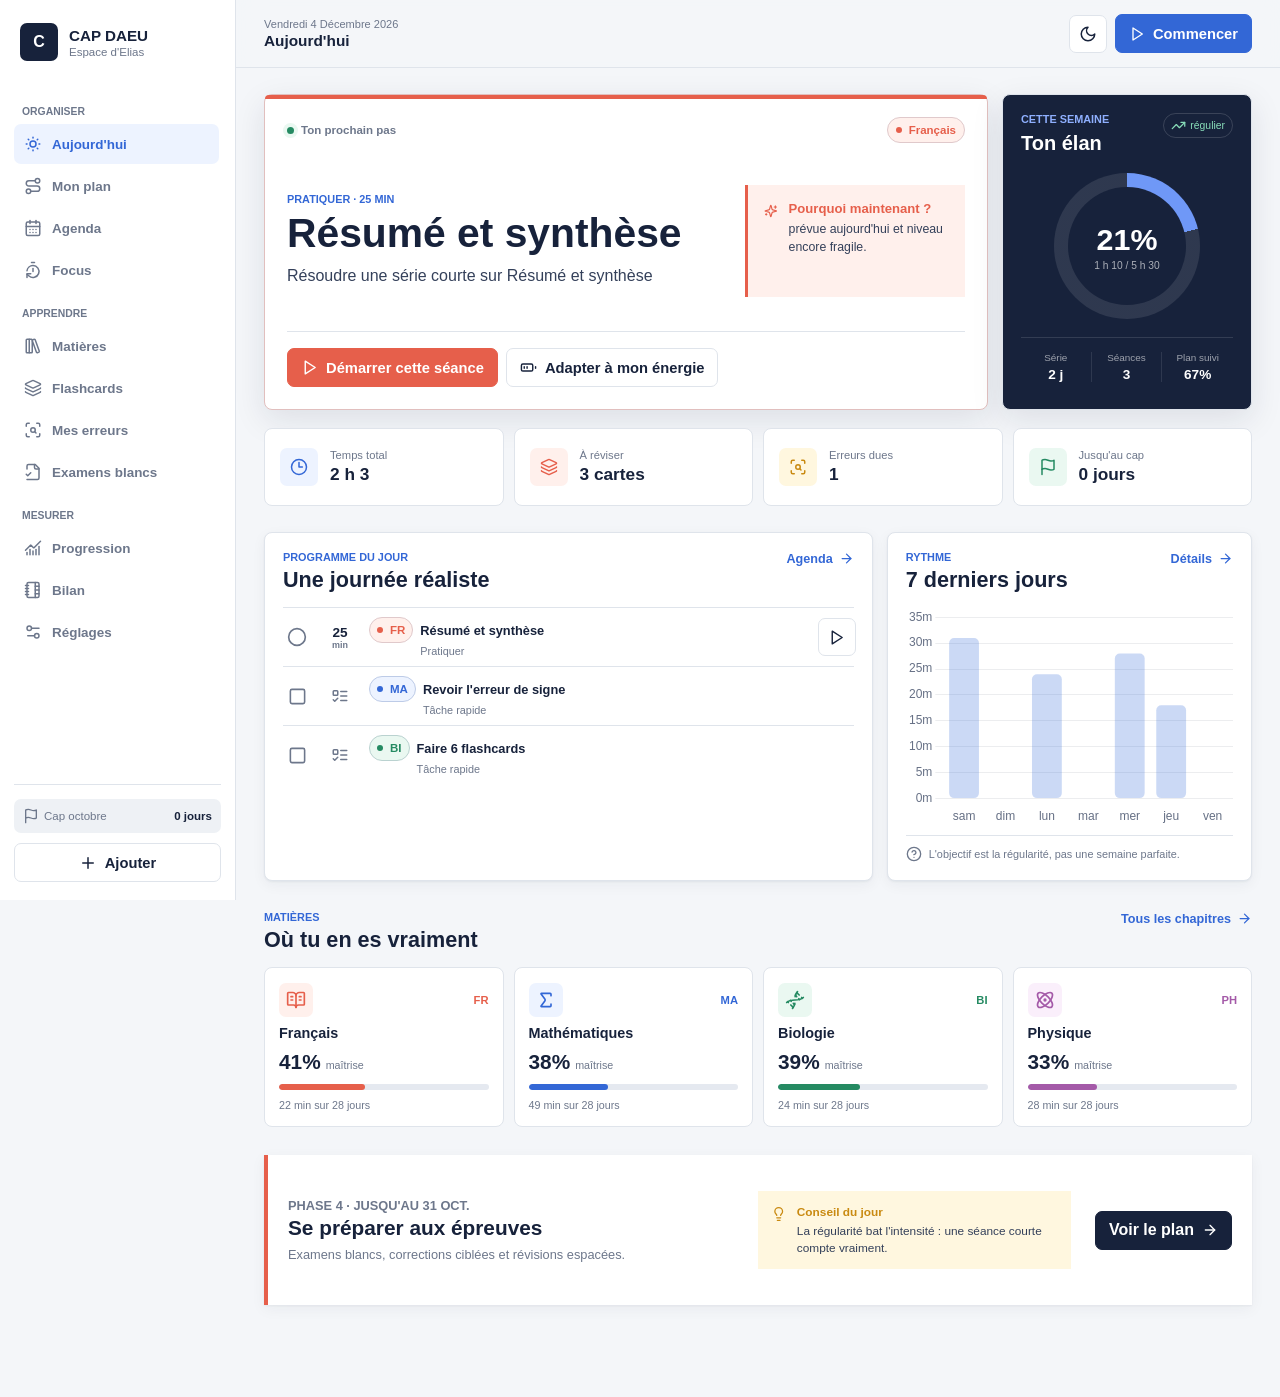
<file: index.html>
<!doctype html>
<html lang="fr">
  <head>
    <meta charset="utf-8" />
    <meta name="viewport" content="width=device-width, initial-scale=1, viewport-fit=cover" />
    <meta name="theme-color" content="#17223b" />
    <meta name="color-scheme" content="light dark" />
    <meta
      name="description"
      content="CAP DAEU, le copilote personnel d'Elias pour planifier, travailler et mesurer sa progression jusqu'au DAEU B."
    />
    <title>CAP DAEU | Elias</title>
    <link rel="manifest" href="./manifest.webmanifest" />
    <link rel="icon" href="./assets/icon.svg" type="image/svg+xml" />
    <link rel="apple-touch-icon" href="./assets/icon-192.png" />
    <link rel="stylesheet" href="./styles.css" />
    <script src="./vendor/chart.umd.min.js" defer></script>
    <script src="./vendor/lucide.min.js" defer></script>
    <script src="./js/data.js" defer></script>
    <script src="./js/core.js" defer></script>
    <script src="./js/app.js" defer></script>
  </head>
  <body>
    <div id="app">
      <div class="boot-screen" aria-live="polite">
        <div class="brand-mark" aria-hidden="true">C</div>
        <strong>CAP DAEU</strong>
        <span>Préparation de ton espace...</span>
      </div>
    </div>
    <div id="toast-region" class="toast-region" role="status" aria-live="polite"></div>
    <div id="modal-root"></div>
    <noscript>Cette application a besoin de JavaScript pour fonctionner.</noscript>
  </body>
</html>
</file>
<file: styles.css>
:root {
  --bg: #f4f6f9;
  --surface: #ffffff;
  --surface-2: #eef1f5;
  --surface-3: #e5e9f0;
  --ink: #17223b;
  --ink-soft: #34405a;
  --muted: #6d778b;
  --line: #dfe4eb;
  --line-strong: #cbd2dd;
  --blue: #3367d6;
  --blue-soft: #edf3ff;
  --coral: #e65f4b;
  --coral-soft: #fff0ec;
  --green: #258a62;
  --green-soft: #eaf8f1;
  --amber: #c98a11;
  --amber-soft: #fff7df;
  --violet: #a45aa8;
  --violet-soft: #faeffb;
  --navy: #17223b;
  --shadow-sm: 0 1px 2px rgba(23, 34, 59, 0.05), 0 4px 14px rgba(23, 34, 59, 0.05);
  --shadow-md: 0 10px 32px rgba(23, 34, 59, 0.1);
  --sidebar: 236px;
  --radius: 8px;
  --font: Inter, "Segoe UI", Roboto, Helvetica, Arial, sans-serif;
  font-family: var(--font);
  color: var(--ink);
  background: var(--bg);
  font-synthesis: none;
  text-rendering: optimizeLegibility;
}

[data-theme="dark"] {
  --bg: #0b1220;
  --surface: #111b30;
  --surface-2: #17243c;
  --surface-3: #20304c;
  --ink: #f4f6fb;
  --ink-soft: #d7ddeb;
  --muted: #9da8bc;
  --line: #273651;
  --line-strong: #3a4963;
  --blue-soft: #162c56;
  --coral-soft: #3b2023;
  --green-soft: #173a31;
  --amber-soft: #3b3017;
  --violet-soft: #37233d;
  --navy: #060b14;
  --shadow-sm: 0 4px 14px rgba(0, 0, 0, 0.18);
  --shadow-md: 0 14px 38px rgba(0, 0, 0, 0.35);
}

* {
  box-sizing: border-box;
  letter-spacing: 0;
}

html {
  min-height: 100%;
  scroll-behavior: smooth;
}

body {
  min-width: 320px;
  min-height: 100vh;
  margin: 0;
  background: var(--bg);
  color: var(--ink);
}

body,
button,
input,
select,
textarea {
  font-family: var(--font);
}

button,
input,
select,
textarea {
  font-size: 0.92rem;
}

button,
a {
  -webkit-tap-highlight-color: transparent;
}

button {
  color: inherit;
}

button,
select {
  cursor: pointer;
}

a {
  color: inherit;
  text-decoration: none;
}

h1,
h2,
h3,
p {
  margin-top: 0;
}

h1,
h2,
h3,
strong {
  text-wrap: balance;
}

p {
  text-wrap: pretty;
}

hr {
  height: 1px;
  margin: 24px 0;
  border: 0;
  background: var(--line);
}

:focus-visible {
  outline: 3px solid color-mix(in srgb, var(--blue) 30%, transparent);
  outline-offset: 2px;
}

.boot-screen {
  min-height: 100vh;
  display: grid;
  place-content: center;
  justify-items: center;
  gap: 10px;
  color: var(--muted);
}

.boot-screen strong {
  color: var(--ink);
  font-size: 1.1rem;
}

.brand-mark {
  width: 38px;
  height: 38px;
  display: grid;
  place-items: center;
  border-radius: 7px;
  background: var(--navy);
  color: #fff;
  font-weight: 900;
}

.app-shell {
  min-height: 100vh;
  display: grid;
  grid-template-columns: var(--sidebar) minmax(0, 1fr);
}

.sidebar {
  position: fixed;
  inset: 0 auto 0 0;
  z-index: 40;
  width: var(--sidebar);
  display: flex;
  flex-direction: column;
  padding: 18px 14px;
  border-right: 1px solid var(--line);
  background: var(--surface);
}

.brand {
  min-height: 48px;
  display: flex;
  align-items: center;
  gap: 11px;
  padding: 0 6px;
}

.brand > span:last-child {
  display: grid;
  gap: 2px;
}

.brand strong {
  font-size: 0.95rem;
}

.brand small {
  color: var(--muted);
  font-size: 0.72rem;
}

.side-nav {
  flex: 1;
  overflow: auto;
  margin-top: 22px;
  padding-right: 2px;
}

.nav-group-title {
  margin: 18px 8px 7px;
  color: var(--muted);
  font-size: 0.65rem;
  font-weight: 800;
  text-transform: uppercase;
}

.nav-link {
  min-height: 40px;
  display: flex;
  align-items: center;
  gap: 10px;
  margin-bottom: 2px;
  padding: 8px 10px;
  border-radius: 7px;
  color: var(--muted);
  font-size: 0.84rem;
  font-weight: 650;
  transition: background 160ms ease, color 160ms ease;
}

.nav-link:hover {
  background: var(--surface-2);
  color: var(--ink);
}

.nav-link.active {
  background: var(--blue-soft);
  color: var(--blue);
  font-weight: 800;
}

.nav-link svg {
  flex: 0 0 auto;
}

.sidebar-footer {
  display: grid;
  gap: 10px;
  padding-top: 14px;
  border-top: 1px solid var(--line);
}

.deadline-mini {
  display: flex;
  justify-content: space-between;
  gap: 8px;
  align-items: center;
  padding: 9px;
  border-radius: 7px;
  background: var(--surface-2);
  font-size: 0.72rem;
}

.deadline-mini span {
  display: flex;
  align-items: center;
  gap: 5px;
  color: var(--muted);
}

.main-column {
  min-width: 0;
  grid-column: 2;
}

.topbar {
  position: sticky;
  top: 0;
  z-index: 30;
  min-height: 68px;
  display: flex;
  align-items: center;
  justify-content: space-between;
  gap: 14px;
  padding: 10px 28px;
  border-bottom: 1px solid var(--line);
  background: color-mix(in srgb, var(--bg) 92%, transparent);
  backdrop-filter: blur(14px);
}

.topbar-title {
  min-width: 0;
  display: flex;
  align-items: center;
  gap: 10px;
}

.topbar-title > div {
  min-width: 0;
  display: grid;
  gap: 2px;
}

.topbar-title strong {
  overflow: hidden;
  font-size: 0.96rem;
  text-overflow: ellipsis;
  white-space: nowrap;
}

.topbar-kicker {
  color: var(--muted);
  font-size: 0.69rem;
  text-transform: capitalize;
}

.topbar-actions {
  display: flex;
  align-items: center;
  gap: 8px;
}

.mobile-menu-btn {
  display: none !important;
}

.main-content {
  width: min(1440px, 100%);
  margin: 0 auto;
  padding: 26px 28px 92px;
}

.bottom-nav {
  display: none;
}

.btn,
.icon-btn {
  border: 1px solid var(--line);
  background: var(--surface);
  color: var(--ink);
  box-shadow: none;
}

.btn {
  min-height: 39px;
  display: inline-flex;
  align-items: center;
  justify-content: center;
  gap: 8px;
  max-width: 100%;
  padding: 8px 13px;
  border-radius: 7px;
  font-weight: 750;
  text-align: center;
  white-space: normal;
}

.btn:hover {
  border-color: var(--line-strong);
  background: var(--surface-2);
}

.btn.primary {
  border-color: var(--blue);
  background: var(--blue);
  color: #fff;
}

.btn.dark {
  border-color: var(--navy);
  background: var(--navy);
  color: #fff;
}

.btn.success {
  border-color: var(--green);
  background: var(--green-soft);
  color: var(--green);
}

.btn.danger {
  border-color: color-mix(in srgb, var(--coral) 45%, var(--line));
  color: var(--coral);
}

.btn.ghost {
  background: transparent;
}

.btn.small {
  min-height: 34px;
  padding: 6px 10px;
  font-size: 0.8rem;
}

.btn.full {
  width: 100%;
}

.icon-btn {
  width: 38px;
  height: 38px;
  flex: 0 0 auto;
  display: grid;
  place-items: center;
  padding: 0;
  border-radius: 7px;
}

.icon-btn:hover {
  background: var(--surface-2);
}

.surface {
  border: 1px solid var(--line);
  border-radius: var(--radius);
  background: var(--surface);
  box-shadow: var(--shadow-sm);
}

.kicker,
.eyebrow {
  margin-bottom: 7px;
  color: var(--blue);
  font-size: 0.68rem;
  font-weight: 850;
  text-transform: uppercase;
}

.page-header {
  display: flex;
  align-items: end;
  justify-content: space-between;
  gap: 28px;
  margin-bottom: 24px;
}

.page-header > div:first-child {
  max-width: 760px;
}

.page-header h1 {
  margin-bottom: 8px;
  font-size: 2.15rem;
  line-height: 1.08;
}

.page-header p:last-child {
  max-width: 690px;
  margin-bottom: 0;
  color: var(--muted);
  line-height: 1.55;
}

.header-actions {
  display: flex;
  flex-wrap: wrap;
  justify-content: flex-end;
  gap: 8px;
}

.section-block {
  margin-top: 30px;
}

.section-heading {
  display: flex;
  align-items: start;
  justify-content: space-between;
  gap: 18px;
  margin-bottom: 14px;
}

.section-heading h2 {
  margin-bottom: 0;
  font-size: 1.35rem;
}

.section-heading .kicker {
  margin-bottom: 4px;
}

.text-link {
  display: inline-flex;
  align-items: center;
  gap: 6px;
  color: var(--blue);
  font-size: 0.79rem;
  font-weight: 750;
  white-space: nowrap;
}

.subject-chip {
  width: fit-content;
  min-height: 26px;
  display: inline-flex;
  align-items: center;
  gap: 7px;
  padding: 4px 8px;
  border: 1px solid color-mix(in srgb, var(--subject) 20%, var(--line));
  border-radius: 999px;
  background: var(--subject-soft);
  color: var(--subject);
  font-size: 0.72rem;
  font-weight: 800;
  white-space: nowrap;
}

.subject-chip.compact {
  min-width: 36px;
  justify-content: center;
  padding: 3px 7px;
}

.subject-dot {
  width: 6px;
  height: 6px;
  border-radius: 50%;
  background: var(--subject);
}

.progress-track {
  width: 100%;
  height: 6px;
  overflow: hidden;
  border-radius: 999px;
  background: var(--surface-3);
}

.progress-track > span {
  display: block;
  height: 100%;
  border-radius: inherit;
  background: var(--bar-color);
  transition: width 300ms ease;
}

.metric-strip {
  display: grid;
  grid-template-columns: repeat(4, minmax(0, 1fr));
  gap: 10px;
  margin-top: 18px;
}

.metric-strip article {
  min-width: 0;
  min-height: 78px;
  display: flex;
  align-items: center;
  gap: 12px;
  padding: 13px 15px;
  border: 1px solid var(--line);
  border-radius: var(--radius);
  background: var(--surface);
}

.metric-strip.compact {
  grid-template-columns: repeat(3, minmax(0, 1fr));
}

.metric-icon {
  width: 38px;
  height: 38px;
  flex: 0 0 auto;
  display: grid;
  place-items: center;
  border-radius: 7px;
  background: var(--surface-2);
  color: var(--muted);
}

.metric-icon.blue {
  background: var(--blue-soft);
  color: var(--blue);
}

.metric-icon.coral {
  background: var(--coral-soft);
  color: var(--coral);
}

.metric-icon.green {
  background: var(--green-soft);
  color: var(--green);
}

.metric-icon.amber {
  background: var(--amber-soft);
  color: var(--amber);
}

.metric-strip article > div {
  min-width: 0;
  display: grid;
  gap: 3px;
}

.metric-strip span {
  color: var(--muted);
  font-size: 0.7rem;
}

.metric-strip strong {
  overflow: hidden;
  font-size: 1.08rem;
  text-overflow: ellipsis;
  white-space: nowrap;
}

.today-grid {
  display: grid;
  grid-template-columns: minmax(0, 1.55fr) minmax(250px, 0.45fr);
  gap: 14px;
}

.next-action {
  min-height: 316px;
  display: flex;
  flex-direction: column;
  padding: 22px;
  border: 1px solid color-mix(in srgb, var(--subject) 28%, var(--line));
  border-radius: var(--radius);
  background: var(--surface);
  box-shadow: var(--shadow-md);
}

.next-action::before {
  content: "";
  height: 4px;
  margin: -22px -22px 18px;
  border-radius: 8px 8px 0 0;
  background: var(--subject);
}

.next-action-top {
  display: flex;
  align-items: center;
  justify-content: space-between;
  gap: 12px;
}

.live-label {
  display: flex;
  align-items: center;
  gap: 7px;
  color: var(--muted);
  font-size: 0.72rem;
  font-weight: 750;
}

.live-label > span {
  width: 7px;
  height: 7px;
  border-radius: 50%;
  background: var(--green);
  box-shadow: 0 0 0 4px var(--green-soft);
}

.next-action-content {
  flex: 1;
  display: grid;
  grid-template-columns: minmax(0, 1fr) minmax(220px, 0.45fr);
  gap: 24px;
  align-items: center;
  padding: 30px 0 22px;
}

.next-action h1 {
  max-width: 650px;
  margin-bottom: 10px;
  font-size: 2.55rem;
  line-height: 1.03;
}

.next-objective {
  max-width: 620px;
  margin-bottom: 0;
  color: var(--ink-soft);
  font-size: 1rem;
  line-height: 1.55;
}

.why-box {
  min-height: 112px;
  display: flex;
  align-items: start;
  gap: 11px;
  padding: 16px;
  border-left: 3px solid var(--subject);
  background: var(--subject-soft);
  color: var(--subject);
}

.why-box > div {
  display: grid;
  gap: 5px;
}

.why-box strong {
  font-size: 0.82rem;
}

.why-box span {
  color: var(--ink-soft);
  font-size: 0.77rem;
  line-height: 1.45;
}

.next-action-footer {
  display: flex;
  flex-wrap: wrap;
  gap: 8px;
  padding-top: 16px;
  border-top: 1px solid var(--line);
}

.btn.subject {
  border-color: var(--subject);
  background: var(--subject);
  color: #fff;
}

.momentum-panel {
  min-width: 0;
  padding: 18px;
  border: 1px solid var(--line);
  border-radius: var(--radius);
  background: var(--navy);
  color: #fff;
  box-shadow: var(--shadow-md);
}

.panel-heading {
  display: flex;
  justify-content: space-between;
  gap: 10px;
  align-items: start;
}

.momentum-panel .kicker {
  color: #8fb0ff;
}

.momentum-panel h2 {
  margin-bottom: 0;
  font-size: 1.25rem;
}

.trend {
  display: inline-flex;
  align-items: center;
  gap: 4px;
  padding: 4px 7px;
  border: 1px solid rgba(255, 255, 255, 0.15);
  border-radius: 999px;
  color: rgba(255, 255, 255, 0.72);
  font-size: 0.65rem;
}

.trend.up {
  color: #88ddb9;
}

.momentum-ring,
.mastery-dial,
.score-ring {
  display: grid;
  place-items: center;
  border-radius: 50%;
}

.momentum-ring {
  width: 146px;
  height: 146px;
  margin: 18px auto;
  background: conic-gradient(#6f98f7 var(--progress), rgba(255, 255, 255, 0.1) 0);
}

.momentum-ring::before {
  content: "";
  position: absolute;
  width: 118px;
  height: 118px;
  border-radius: 50%;
  background: var(--navy);
}

.momentum-ring > div {
  position: relative;
  z-index: 1;
  display: grid;
  justify-items: center;
  gap: 3px;
}

.momentum-ring strong {
  font-size: 1.9rem;
}

.momentum-ring span {
  color: rgba(255, 255, 255, 0.64);
  font-size: 0.64rem;
}

.momentum-stats {
  display: grid;
  grid-template-columns: repeat(3, 1fr);
  border-top: 1px solid rgba(255, 255, 255, 0.12);
  padding-top: 14px;
}

.momentum-stats > div {
  display: grid;
  gap: 4px;
  justify-items: center;
  padding: 0 6px;
  border-right: 1px solid rgba(255, 255, 255, 0.1);
}

.momentum-stats > div:last-child {
  border-right: 0;
}

.momentum-stats span {
  color: rgba(255, 255, 255, 0.58);
  font-size: 0.62rem;
}

.momentum-stats strong {
  font-size: 0.85rem;
}

.dashboard-columns {
  display: grid;
  grid-template-columns: minmax(0, 1.25fr) minmax(320px, 0.75fr);
  gap: 14px;
  margin-top: 26px;
}

.dashboard-columns > .surface {
  min-width: 0;
  padding: 18px;
}

.today-list {
  display: grid;
}

.agenda-row {
  min-height: 58px;
  display: grid;
  grid-template-columns: 28px 38px minmax(0, 1fr) 36px;
  align-items: center;
  gap: 10px;
  padding: 9px 0;
  border-top: 1px solid var(--line);
}

.agenda-row.done {
  opacity: 0.58;
}

.agenda-row.done .agenda-row-main strong {
  text-decoration: line-through;
}

.check-button {
  width: 28px;
  height: 28px;
  display: grid;
  place-items: center;
  padding: 0;
  border: 0;
  background: transparent;
  color: var(--muted);
}

.agenda-row.done .check-button {
  color: var(--green);
}

.agenda-time {
  display: grid;
  justify-items: center;
  color: var(--ink);
  font-size: 0.85rem;
  font-weight: 850;
}

.agenda-time small {
  color: var(--muted);
  font-size: 0.56rem;
  font-weight: 600;
}

.agenda-time.task {
  color: var(--muted);
}

.agenda-row-main {
  min-width: 0;
  display: grid;
  grid-template-columns: auto minmax(0, 1fr);
  gap: 2px 7px;
  align-items: center;
}

.agenda-row-main strong {
  overflow: hidden;
  font-size: 0.8rem;
  text-overflow: ellipsis;
  white-space: nowrap;
}

.agenda-row-main > span:last-child {
  grid-column: 2;
  color: var(--muted);
  font-size: 0.68rem;
}

.task-row .agenda-row-main {
  grid-template-columns: auto minmax(0, 1fr);
}

.chart-wrap {
  position: relative;
  min-height: 290px;
}

.chart-wrap.compact {
  min-height: 220px;
}

.chart-note {
  display: flex;
  align-items: center;
  gap: 7px;
  margin-top: 8px;
  padding-top: 10px;
  border-top: 1px solid var(--line);
  color: var(--muted);
  font-size: 0.68rem;
}

.subject-overview-grid {
  display: grid;
  grid-template-columns: repeat(4, minmax(0, 1fr));
  gap: 10px;
}

.subject-overview {
  min-height: 160px;
  display: grid;
  gap: 8px;
  padding: 14px;
  border: 1px solid var(--line);
  border-radius: var(--radius);
  background: var(--surface);
  transition: border-color 160ms ease, transform 160ms ease;
}

.subject-overview:hover {
  transform: translateY(-2px);
  border-color: var(--subject);
}

.subject-overview-head {
  display: flex;
  align-items: center;
  justify-content: space-between;
  color: var(--subject);
  font-size: 0.7rem;
  font-weight: 850;
}

.subject-icon {
  width: 34px;
  height: 34px;
  display: grid;
  place-items: center;
  border-radius: 7px;
  background: var(--subject-soft);
}

.subject-overview > strong {
  font-size: 0.9rem;
}

.subject-level {
  display: flex;
  align-items: baseline;
  gap: 5px;
}

.subject-level b {
  font-size: 1.3rem;
}

.subject-level span,
.subject-overview small {
  color: var(--muted);
  font-size: 0.67rem;
}

.phase-banner {
  min-height: 150px;
  display: grid;
  grid-template-columns: minmax(0, 1fr) minmax(260px, 0.7fr) auto;
  gap: 24px;
  align-items: center;
  margin-top: 28px;
  padding: 20px;
  border-left: 4px solid var(--phase);
  background: var(--surface);
  box-shadow: var(--shadow-sm);
}

.phase-banner h2 {
  margin-bottom: 5px;
  font-size: 1.3rem;
}

.phase-banner p {
  margin-bottom: 0;
  color: var(--muted);
  font-size: 0.8rem;
  line-height: 1.5;
}

.tip-card {
  display: flex;
  align-items: start;
  gap: 10px;
  padding: 13px;
  background: var(--amber-soft);
  color: var(--amber);
}

.tip-card span {
  display: grid;
  gap: 3px;
  color: var(--ink-soft);
  font-size: 0.74rem;
  line-height: 1.4;
}

.tip-card strong {
  color: var(--amber);
}

.empty-state {
  min-height: 170px;
  display: grid;
  place-content: center;
  justify-items: center;
  gap: 7px;
  padding: 22px;
  color: var(--muted);
  text-align: center;
}

.empty-state strong {
  color: var(--ink);
}

.empty-state p {
  max-width: 360px;
  margin-bottom: 4px;
  font-size: 0.78rem;
  line-height: 1.45;
}

.plan-summary {
  display: grid;
  grid-template-columns: 230px minmax(0, 1fr);
  gap: 12px;
  margin-bottom: 16px;
}

.countdown-panel {
  display: grid;
  align-content: center;
  justify-items: start;
  padding: 18px;
  border-radius: var(--radius);
  background: var(--navy);
  color: #fff;
}

.countdown-panel .eyebrow {
  color: #9bb9ff;
}

.countdown-panel > strong {
  font-size: 3.2rem;
  line-height: 1;
}

.countdown-panel > span:last-child {
  margin-top: 5px;
  color: rgba(255, 255, 255, 0.63);
  font-size: 0.72rem;
}

.plan-principles {
  display: grid;
  grid-template-columns: repeat(3, minmax(0, 1fr));
  border: 1px solid var(--line);
  border-radius: var(--radius);
  background: var(--surface);
}

.plan-principles > div {
  display: flex;
  align-items: center;
  gap: 12px;
  padding: 16px;
  border-right: 1px solid var(--line);
  color: var(--blue);
}

.plan-principles > div:last-child {
  border-right: 0;
}

.plan-principles span {
  display: grid;
  gap: 4px;
  color: var(--muted);
  font-size: 0.7rem;
}

.plan-principles strong {
  color: var(--ink);
  font-size: 1rem;
}

.phase-roadmap {
  padding: 20px;
}

.phase-track {
  display: flex;
  min-height: 110px;
  overflow: hidden;
  border: 1px solid var(--line);
  border-radius: 7px;
}

.phase-segment {
  width: var(--phase-width);
  min-width: 140px;
  display: grid;
  align-content: center;
  gap: 5px;
  padding: 14px;
  border-top: 4px solid var(--phase);
  border-right: 1px solid var(--line);
  background: color-mix(in srgb, var(--phase) 6%, var(--surface));
}

.phase-segment:last-child {
  border-right: 0;
}

.phase-segment.current {
  background: color-mix(in srgb, var(--phase) 16%, var(--surface));
}

.phase-segment span {
  color: var(--phase);
  font-size: 0.64rem;
  font-weight: 850;
  text-transform: uppercase;
}

.phase-segment strong {
  font-size: 0.82rem;
}

.phase-segment small {
  color: var(--muted);
  font-size: 0.62rem;
}

.phase-details {
  display: grid;
  grid-template-columns: repeat(4, minmax(0, 1fr));
  gap: 14px;
  margin-top: 16px;
}

.phase-details > div {
  display: flex;
  align-items: start;
  gap: 8px;
}

.phase-details > div > span {
  width: 8px;
  height: 8px;
  flex: 0 0 auto;
  margin-top: 4px;
  border-radius: 50%;
  background: var(--phase);
}

.phase-details p {
  display: grid;
  gap: 4px;
  margin: 0;
  color: var(--muted);
  font-size: 0.68rem;
  line-height: 1.4;
}

.phase-details strong {
  color: var(--ink);
  font-size: 0.74rem;
}

.segmented {
  display: inline-flex;
  overflow: hidden;
  padding: 3px;
  border: 1px solid var(--line);
  border-radius: 7px;
  background: var(--surface-2);
}

.segmented button {
  min-height: 30px;
  border: 0;
  border-radius: 5px;
  background: transparent;
  color: var(--muted);
  padding: 5px 10px;
  font-size: 0.72rem;
  font-weight: 700;
}

.segmented button.active {
  background: var(--surface);
  color: var(--ink);
  box-shadow: var(--shadow-sm);
}

.week-plan-list {
  display: grid;
  gap: 8px;
}

.week-card {
  overflow: hidden;
  border: 1px solid var(--line);
  border-radius: var(--radius);
  background: var(--surface);
}

.week-card.current {
  border-color: color-mix(in srgb, var(--blue) 45%, var(--line));
}

.week-card summary {
  min-height: 70px;
  display: grid;
  grid-template-columns: minmax(160px, 0.7fr) minmax(160px, 1fr) 100px 90px 24px;
  align-items: center;
  gap: 14px;
  padding: 12px 16px;
  cursor: pointer;
  list-style: none;
}

.week-card summary::-webkit-details-marker {
  display: none;
}

.week-card[open] summary > svg {
  transform: rotate(180deg);
}

.week-date,
.week-load,
.week-actual {
  display: grid;
  gap: 3px;
}

.week-date span,
.week-load span,
.week-actual span {
  color: var(--muted);
  font-size: 0.63rem;
}

.week-date strong,
.week-load strong,
.week-actual strong {
  font-size: 0.79rem;
}

.phase-pill,
.status-pill {
  width: fit-content;
  display: inline-flex;
  align-items: center;
  padding: 4px 7px;
  border-radius: 999px;
  font-size: 0.65rem;
  font-weight: 750;
}

.phase-pill {
  background: color-mix(in srgb, var(--phase) 11%, var(--surface));
  color: var(--phase);
}

.week-sessions {
  padding: 0 16px 12px;
  border-top: 1px solid var(--line);
}

.week-session {
  min-height: 58px;
  display: grid;
  grid-template-columns: 42px 38px minmax(0, 1fr) auto 34px;
  align-items: center;
  gap: 10px;
  border-bottom: 1px solid var(--line);
}

.week-session:last-child {
  border-bottom: 0;
}

.date-tile {
  width: 37px;
  height: 40px;
  display: grid;
  place-content: center;
  justify-items: center;
  border-radius: 6px;
  background: var(--surface-2);
  font-size: 0.75rem;
}

.date-tile b {
  color: var(--muted);
  font-size: 0.55rem;
  text-transform: uppercase;
}

.week-session > div:not(.date-tile) {
  min-width: 0;
  display: grid;
  gap: 3px;
}

.week-session > div strong {
  overflow: hidden;
  font-size: 0.77rem;
  text-overflow: ellipsis;
  white-space: nowrap;
}

.week-session > div span {
  color: var(--muted);
  font-size: 0.65rem;
}

.status-pill.planned {
  background: var(--blue-soft);
  color: var(--blue);
}

.status-pill.done,
.status-pill.mastered {
  background: var(--green-soft);
  color: var(--green);
}

.status-pill.to_review {
  background: var(--amber-soft);
  color: var(--amber);
}

.status-pill.learning {
  background: var(--violet-soft);
  color: var(--violet);
}

.plan-months {
  margin-top: 26px;
  padding: 18px;
}

.month-load-grid {
  display: grid;
  grid-template-columns: repeat(auto-fit, minmax(160px, 1fr));
  gap: 10px;
}

.month-load-grid article {
  display: grid;
  gap: 7px;
  padding: 12px;
  border-left: 2px solid var(--blue);
  background: var(--surface-2);
}

.month-load-grid strong {
  font-size: 0.78rem;
  text-transform: capitalize;
}

.month-load-grid span,
.month-load-grid small {
  color: var(--muted);
  font-size: 0.65rem;
}

.calendar-toolbar {
  min-height: 58px;
  display: flex;
  align-items: center;
  justify-content: space-between;
  gap: 14px;
  margin-bottom: 12px;
  padding: 9px 12px;
}

.calendar-nav {
  display: flex;
  align-items: center;
  gap: 6px;
}

.calendar-nav > strong {
  margin-left: 10px;
  font-size: 0.92rem;
  text-transform: capitalize;
}

.calendar-layout {
  display: grid;
  grid-template-columns: minmax(0, 1fr) 290px;
  gap: 12px;
}

.calendar-main {
  min-width: 0;
  overflow: hidden;
}

.calendar-side {
  display: grid;
  align-content: start;
  gap: 12px;
}

.month-calendar {
  display: grid;
  grid-template-columns: repeat(7, minmax(105px, 1fr));
  min-width: 760px;
}

.weekday {
  padding: 10px;
  border-bottom: 1px solid var(--line);
  color: var(--muted);
  font-size: 0.65rem;
  font-weight: 750;
  text-align: center;
  text-transform: uppercase;
}

.calendar-cell {
  min-height: 130px;
  overflow: hidden;
  padding: 7px;
  border-right: 1px solid var(--line);
  border-bottom: 1px solid var(--line);
  background: var(--surface);
}

.calendar-cell:nth-child(7n) {
  border-right: 0;
}

.calendar-cell.outside {
  background: var(--surface-2);
  color: var(--muted);
}

.calendar-date {
  width: 28px;
  height: 28px;
  display: grid;
  place-items: center;
  margin-bottom: 4px;
  padding: 0;
  border: 0;
  border-radius: 50%;
  background: transparent;
  font-size: 0.72rem;
  font-weight: 750;
}

.calendar-cell.today .calendar-date {
  background: var(--blue);
  color: #fff;
}

.calendar-events {
  display: grid;
  gap: 3px;
}

.calendar-event {
  min-width: 0;
  min-height: 26px;
  display: flex;
  align-items: center;
  gap: 4px;
  overflow: hidden;
  padding: 4px 6px;
  border: 0;
  border-left: 3px solid var(--subject);
  background: var(--subject-soft);
  color: var(--ink-soft);
  font-size: 0.61rem;
  text-align: left;
  text-overflow: ellipsis;
  white-space: nowrap;
}

.calendar-event.done {
  opacity: 0.52;
  text-decoration: line-through;
}

.calendar-event > span {
  color: var(--subject);
  font-weight: 850;
}

.calendar-events > small {
  padding-left: 5px;
  color: var(--muted);
  font-size: 0.6rem;
}

.done-marker {
  display: flex;
  align-items: center;
  gap: 3px;
  padding: 3px 5px;
  color: var(--green);
  font-size: 0.58rem;
}

.queue-panel,
.review-queue {
  padding: 15px;
}

.queue-list {
  display: grid;
}

.queue-list > button,
.queue-clear,
.review-queue a {
  min-height: 62px;
  display: flex;
  align-items: center;
  gap: 9px;
  padding: 9px 0;
  border: 0;
  border-top: 1px solid var(--line);
  background: transparent;
  color: var(--muted);
  text-align: left;
}

.queue-list > button > span,
.queue-clear > span,
.review-queue a > span:nth-child(2) {
  min-width: 0;
  flex: 1;
  display: grid;
  gap: 2px;
}

.queue-list strong,
.queue-clear strong,
.review-queue strong {
  overflow: hidden;
  color: var(--ink);
  font-size: 0.73rem;
  text-overflow: ellipsis;
  white-space: nowrap;
}

.queue-list small,
.queue-clear small,
.review-queue small {
  color: var(--muted);
  font-size: 0.62rem;
}

.queue-clear {
  color: var(--green);
}

.review-queue > .kicker {
  margin-bottom: 5px;
}

.review-queue a .metric-icon {
  width: 34px;
  height: 34px;
}

.week-calendar {
  min-width: 760px;
}

.week-grid-header,
.hour-row {
  display: grid;
  grid-template-columns: 54px repeat(7, minmax(100px, 1fr));
}

.week-grid-header {
  border-bottom: 1px solid var(--line);
}

.week-grid-header > div {
  display: grid;
  justify-items: center;
  gap: 2px;
  padding: 10px;
  border-left: 1px solid var(--line);
}

.week-grid-header span {
  color: var(--muted);
  font-size: 0.62rem;
  text-transform: uppercase;
}

.week-grid-header strong {
  font-size: 0.86rem;
}

.week-grid-header .today strong {
  width: 28px;
  height: 28px;
  display: grid;
  place-items: center;
  border-radius: 50%;
  background: var(--blue);
  color: #fff;
}

.hour-row {
  min-height: 80px;
}

.hour-row > span {
  padding: 7px;
  color: var(--muted);
  font-size: 0.6rem;
  text-align: right;
}

.hour-cell {
  padding: 4px;
  border-left: 1px solid var(--line);
  border-top: 1px solid var(--line);
}

.week-block {
  width: 100%;
  display: grid;
  gap: 3px;
  padding: 7px;
  border: 0;
  border-left: 3px solid var(--subject);
  background: var(--subject-soft);
  text-align: left;
}

.week-block span {
  color: var(--subject);
  font-size: 0.56rem;
  font-weight: 800;
}

.week-block strong {
  font-size: 0.64rem;
}

.calendar-list {
  padding: 16px;
}

.calendar-list section {
  margin-bottom: 20px;
}

.calendar-list-date {
  display: flex;
  justify-content: space-between;
  gap: 12px;
  margin-bottom: 5px;
  color: var(--muted);
  font-size: 0.68rem;
}

.calendar-list-date strong {
  color: var(--ink);
  text-transform: capitalize;
}

.list-event {
  width: 100%;
  min-height: 58px;
  display: grid;
  grid-template-columns: 38px minmax(0, 1fr) 20px;
  align-items: center;
  gap: 10px;
  padding: 8px 0;
  border: 0;
  border-top: 1px solid var(--line);
  background: transparent;
  text-align: left;
}

.list-event > span:nth-child(2) {
  display: grid;
  gap: 3px;
}

.list-event strong {
  font-size: 0.78rem;
}

.list-event small {
  color: var(--muted);
  font-size: 0.65rem;
}

.focus-page .topbar {
  background: var(--surface);
}

.focus-layout {
  display: grid;
  grid-template-columns: minmax(0, 1fr) 300px;
  gap: 18px;
}

.focus-main {
  min-height: calc(100vh - 130px);
  display: flex;
  flex-direction: column;
  align-items: center;
  padding: 20px 30px 28px;
  border: 1px solid var(--line);
  border-radius: var(--radius);
  background: var(--surface);
}

.focus-topline {
  width: 100%;
  display: flex;
  justify-content: space-between;
  align-items: center;
}

.focus-mode-label {
  display: inline-flex;
  align-items: center;
  gap: 5px;
  color: var(--green);
  font-size: 0.7rem;
  font-weight: 800;
  text-transform: uppercase;
}

.focus-context {
  display: flex;
  flex-wrap: wrap;
  align-items: center;
  justify-content: center;
  gap: 7px;
  margin-top: 12px;
}

.focus-context select {
  min-height: 32px;
  max-width: 220px;
  border: 1px solid var(--line);
  border-radius: 6px;
  background: var(--surface-2);
  color: var(--ink);
  padding: 5px 28px 5px 8px;
  font-size: 0.7rem;
  font-weight: 700;
}

.focus-objective-label {
  margin-top: 22px;
  color: var(--muted);
  font-size: 0.68rem;
  font-weight: 750;
}

.focus-objective {
  width: min(650px, 100%);
  min-height: 54px;
  margin-top: 5px;
  border: 0;
  border-bottom: 1px solid var(--line);
  background: transparent;
  color: var(--ink);
  padding: 7px;
  font-size: 1.08rem;
  font-weight: 750;
  line-height: 1.35;
  resize: none;
  text-align: center;
}

.timer-presets {
  display: flex;
  gap: 6px;
  margin-top: 20px;
}

.timer-presets button {
  width: 74px;
  min-height: 48px;
  display: grid;
  justify-items: center;
  gap: 1px;
  padding: 5px;
  border: 1px solid var(--line);
  border-radius: 7px;
  background: var(--surface);
}

.timer-presets button.active {
  border-color: var(--blue);
  background: var(--blue-soft);
  color: var(--blue);
}

.timer-presets strong {
  font-size: 0.85rem;
}

.timer-presets span {
  color: var(--muted);
  font-size: 0.58rem;
}

.timer-orbit {
  width: 292px;
  height: 292px;
  display: grid;
  place-content: center;
  justify-items: center;
  gap: 7px;
  margin: 26px auto 20px;
  border-radius: 50%;
  background: conic-gradient(var(--subject) var(--timer-progress), var(--surface-3) 0);
  box-shadow: inset 0 0 0 10px var(--surface);
}

.timer-orbit::before {
  content: "";
  position: absolute;
  width: 258px;
  height: 258px;
  border-radius: 50%;
  background: var(--surface);
}

.timer-display,
.timer-orbit > span {
  position: relative;
  z-index: 1;
}

.timer-display {
  font-size: 4.1rem;
  font-weight: 800;
  font-variant-numeric: tabular-nums;
  line-height: 1;
}

.timer-orbit > span {
  color: var(--muted);
  font-size: 0.68rem;
}

.focus-controls {
  display: flex;
  gap: 8px;
}

.focus-play,
.focus-pause {
  min-width: 145px;
  min-height: 46px;
  background: var(--navy);
  color: #fff;
}

.distraction-button {
  display: inline-flex;
  align-items: center;
  gap: 7px;
  margin-top: 16px;
  border: 0;
  background: transparent;
  color: var(--muted);
  font-size: 0.7rem;
}

.distraction-button > span {
  min-width: 20px;
  height: 20px;
  display: grid;
  place-items: center;
  border-radius: 50%;
  background: var(--surface-2);
  color: var(--ink);
}

.focus-side {
  display: grid;
  align-content: start;
  gap: 12px;
}

.focus-side > .surface {
  padding: 16px;
}

.focus-method ol {
  display: grid;
  gap: 0;
  margin: 12px 0 0;
  padding: 0;
  list-style: none;
}

.focus-method li {
  min-height: 64px;
  display: flex;
  gap: 10px;
  padding: 9px 0;
  border-top: 1px solid var(--line);
}

.focus-method li > span {
  width: 28px;
  height: 28px;
  flex: 0 0 auto;
  display: grid;
  place-items: center;
  border-radius: 50%;
  background: var(--blue-soft);
  color: var(--blue);
  font-size: 0.68rem;
  font-weight: 850;
}

.focus-method li p {
  margin: 3px 0 0;
  color: var(--muted);
  font-size: 0.68rem;
  line-height: 1.4;
}

.sound-panel > div {
  display: flex;
  align-items: center;
  gap: 9px;
  margin-bottom: 12px;
}

.sound-panel > div > span:last-child {
  display: grid;
  gap: 2px;
}

.sound-panel strong {
  font-size: 0.76rem;
}

.sound-panel small {
  color: var(--muted);
  font-size: 0.62rem;
}

.focus-streak {
  display: grid;
  gap: 5px;
}

.focus-streak > strong {
  font-size: 1.75rem;
}

.focus-streak > span {
  color: var(--muted);
  font-size: 0.68rem;
}

.subject-tabs {
  display: grid;
  grid-template-columns: repeat(4, minmax(0, 1fr));
  gap: 8px;
  margin-bottom: 12px;
}

.subject-tabs a {
  min-height: 56px;
  display: grid;
  grid-template-columns: 26px minmax(0, 1fr) auto;
  align-items: center;
  gap: 8px;
  padding: 10px 12px;
  border: 1px solid var(--line);
  border-radius: var(--radius);
  background: var(--surface);
  color: var(--muted);
}

.subject-tabs a.active {
  border-color: var(--subject);
  background: var(--subject-soft);
  color: var(--subject);
}

.subject-tabs span {
  overflow: hidden;
  font-size: 0.76rem;
  font-weight: 750;
  text-overflow: ellipsis;
  white-space: nowrap;
}

.subject-tabs strong {
  font-size: 0.72rem;
}

.subject-detail-head {
  min-height: 230px;
  display: grid;
  grid-template-columns: minmax(0, 1fr) 150px;
  gap: 20px;
  align-items: center;
  padding: 24px;
  border-left: 4px solid var(--subject);
  border-radius: var(--radius);
  background: var(--surface);
  box-shadow: var(--shadow-sm);
}

.subject-title-block {
  display: flex;
  align-items: start;
  gap: 15px;
}

.subject-title-block > span {
  width: 50px;
  height: 50px;
  flex: 0 0 auto;
  display: grid;
  place-items: center;
  border-radius: 8px;
  background: var(--subject-soft);
  color: var(--subject);
}

.subject-title-block h1 {
  margin-bottom: 7px;
  font-size: 2rem;
}

.subject-title-block p:last-child {
  max-width: 640px;
  margin-bottom: 0;
  color: var(--muted);
  font-size: 0.8rem;
  line-height: 1.5;
}

.mastery-dial {
  width: 130px;
  height: 130px;
  background: conic-gradient(var(--subject) var(--value), var(--surface-3) 0);
}

.mastery-dial::before {
  content: "";
  position: absolute;
  width: 104px;
  height: 104px;
  border-radius: 50%;
  background: var(--surface);
}

.mastery-dial > div {
  position: relative;
  display: grid;
  justify-items: center;
}

.mastery-dial strong {
  font-size: 1.7rem;
}

.mastery-dial span {
  color: var(--muted);
  font-size: 0.58rem;
}

.subject-detail-actions {
  grid-column: 1 / -1;
  display: flex;
  flex-wrap: wrap;
  gap: 8px;
  padding-top: 14px;
  border-top: 1px solid var(--line);
}

.legend {
  display: flex;
  align-items: center;
  gap: 5px;
  color: var(--muted);
  font-size: 0.62rem;
}

.legend i {
  width: 8px;
  height: 8px;
  margin-left: 8px;
  border-radius: 50%;
}

.legend .low {
  background: var(--coral);
}

.legend .mid {
  background: var(--amber);
}

.legend .high {
  background: var(--green);
}

.topic-list {
  overflow: hidden;
  border: 1px solid var(--line);
  border-radius: var(--radius);
  background: var(--surface);
}

.topic-row {
  min-height: 74px;
  display: grid;
  grid-template-columns: 34px minmax(210px, 1.1fr) minmax(170px, 0.8fr) 78px 34px;
  align-items: center;
  gap: 14px;
  padding: 10px 15px;
  border-bottom: 1px solid var(--line);
}

.topic-row:last-child {
  border-bottom: 0;
}

.topic-number {
  color: var(--line-strong);
  font-size: 0.75rem;
  font-weight: 850;
}

.topic-main {
  min-width: 0;
  display: grid;
  gap: 4px;
}

.topic-main strong {
  overflow: hidden;
  font-size: 0.82rem;
  text-overflow: ellipsis;
  white-space: nowrap;
}

.topic-main span {
  color: var(--muted);
  font-size: 0.64rem;
}

.topic-progress {
  display: grid;
  gap: 6px;
}

.topic-progress > div {
  display: flex;
  justify-content: space-between;
  color: var(--muted);
  font-size: 0.63rem;
}

.topic-progress strong {
  color: var(--ink);
}

.confidence {
  display: flex;
  gap: 3px;
}

.confidence span {
  width: 8px;
  height: 8px;
  border-radius: 50%;
  background: var(--surface-3);
}

.confidence span.filled {
  background: var(--subject);
}

.review-dashboard {
  display: grid;
  grid-template-columns: 180px minmax(280px, 1fr) minmax(250px, 0.8fr);
  align-items: stretch;
  gap: 10px;
  margin-bottom: 18px;
}

.review-count,
.review-subjects,
.memory-note {
  min-height: 96px;
  padding: 14px;
  border: 1px solid var(--line);
  border-radius: var(--radius);
  background: var(--surface);
}

.review-count {
  display: grid;
  justify-items: center;
}

.review-count > span,
.review-count > small {
  color: var(--muted);
  font-size: 0.65rem;
}

.review-count strong {
  color: var(--coral);
  font-size: 2.3rem;
  line-height: 1;
}

.review-subjects {
  display: grid;
  grid-template-columns: repeat(4, 1fr);
  gap: 8px;
}

.review-subjects > div {
  display: grid;
  place-content: center;
  justify-items: center;
  gap: 3px;
}

.review-subjects > div > span {
  width: 18px;
  height: 4px;
  border-radius: 999px;
  background: var(--subject);
}

.review-subjects strong {
  font-size: 1.2rem;
}

.review-subjects small {
  color: var(--muted);
  font-size: 0.59rem;
}

.memory-note {
  display: flex;
  align-items: center;
  gap: 12px;
  color: var(--violet);
}

.memory-note span {
  display: grid;
  gap: 4px;
}

.memory-note strong {
  color: var(--ink);
  font-size: 0.78rem;
}

.memory-note small {
  color: var(--muted);
  font-size: 0.66rem;
  line-height: 1.35;
}

.flashcard-workspace {
  display: grid;
  grid-template-columns: minmax(0, 1fr) 290px;
  gap: 16px;
}

.flashcard-stage {
  min-width: 0;
  display: grid;
  justify-items: center;
}

.study-progress {
  width: min(680px, 100%);
  display: grid;
  grid-template-columns: auto minmax(0, 1fr);
  align-items: center;
  gap: 12px;
  margin-bottom: 12px;
  color: var(--muted);
  font-size: 0.65rem;
}

.flashcard {
  position: relative;
  width: min(680px, 100%);
  height: 360px;
  padding: 0;
  border: 0;
  background: transparent;
  perspective: 1000px;
}

.flashcard-face {
  position: absolute;
  inset: 0;
  display: grid;
  align-content: center;
  justify-items: center;
  gap: 17px;
  padding: 32px;
  border: 1px solid var(--line);
  border-radius: var(--radius);
  background: var(--surface);
  box-shadow: var(--shadow-md);
  backface-visibility: hidden;
  transition: transform 420ms ease;
}

.flashcard-face.back {
  transform: rotateY(180deg);
  border-top: 4px solid var(--green);
}

.flashcard.revealed .front {
  transform: rotateY(-180deg);
}

.flashcard.revealed .back {
  transform: rotateY(0);
}

.flashcard-face p {
  margin: 0;
  color: var(--muted);
  font-size: 0.68rem;
  font-weight: 850;
  text-transform: uppercase;
}

.flashcard-face > strong {
  max-width: 560px;
  font-size: 1.55rem;
  line-height: 1.35;
  text-align: center;
}

.flashcard-face > span:last-child {
  display: flex;
  align-items: center;
  gap: 6px;
  color: var(--muted);
  font-size: 0.65rem;
}

.rating-controls {
  width: min(680px, 100%);
  display: grid;
  grid-template-columns: repeat(4, 1fr);
  gap: 7px;
  margin-top: 12px;
  visibility: hidden;
  opacity: 0;
  transform: translateY(8px);
  transition: opacity 180ms ease, transform 180ms ease;
}

.rating-controls.visible {
  visibility: visible;
  opacity: 1;
  transform: translateY(0);
}

.rating-controls button {
  min-height: 64px;
  display: grid;
  grid-template-columns: 20px minmax(0, 1fr);
  gap: 2px 6px;
  align-items: center;
  padding: 8px;
  border: 1px solid var(--line);
  border-radius: 7px;
  background: var(--surface);
  text-align: left;
}

.rating-controls button:hover {
  border-color: var(--blue);
}

.rating-controls strong {
  font-size: 0.72rem;
}

.rating-controls span {
  grid-column: 2;
  color: var(--muted);
  font-size: 0.59rem;
}

.flashcard-insights {
  padding: 18px;
}

.flashcard-insights h2 {
  font-size: 1.25rem;
}

.flashcard-insights > p:not(.kicker) {
  color: var(--muted);
  font-size: 0.72rem;
  line-height: 1.5;
}

.interval-example {
  display: flex;
  align-items: center;
  justify-content: space-between;
  gap: 3px;
  margin: 18px 0;
}

.interval-example span {
  padding: 6px;
  border-radius: 6px;
  background: var(--blue-soft);
  color: var(--blue);
  font-size: 0.63rem;
  font-weight: 750;
}

.interval-example svg {
  width: 13px !important;
  color: var(--muted);
}

.flashcard-insights > strong {
  display: block;
  margin-bottom: 8px;
  font-size: 0.77rem;
}

.error-hero {
  display: grid;
  grid-template-columns: repeat(3, minmax(130px, 0.4fr)) minmax(260px, 1fr);
  gap: 10px;
}

.error-hero > div,
.error-principle {
  min-height: 88px;
  display: flex;
  align-items: center;
  gap: 12px;
  margin: 0;
  padding: 14px;
  border: 1px solid var(--line);
  border-radius: var(--radius);
  background: var(--surface);
}

.error-hero > div > div {
  display: grid;
  gap: 3px;
}

.error-hero p {
  margin: 0;
  color: var(--muted);
  font-size: 0.66rem;
}

.error-hero strong {
  font-size: 1.45rem;
}

.error-principle {
  color: var(--amber);
  background: var(--amber-soft);
  font-size: 0.72rem;
  font-weight: 650;
  line-height: 1.45;
}

.error-grid {
  display: grid;
  grid-template-columns: repeat(auto-fit, minmax(290px, 1fr));
  gap: 10px;
}

.error-card {
  min-width: 0;
  padding: 16px;
  border: 1px solid var(--line);
  border-top: 3px solid var(--amber);
  border-radius: var(--radius);
  background: var(--surface);
}

.error-card-head {
  display: flex;
  justify-content: space-between;
  gap: 10px;
}

.error-card-head > span:last-child {
  color: var(--muted);
  font-size: 0.62rem;
}

.error-card h3 {
  margin: 15px 0 12px;
  font-size: 1rem;
}

.error-card > p {
  display: grid;
  gap: 4px;
  color: var(--muted);
  font-size: 0.7rem;
  line-height: 1.45;
}

.error-card > p strong {
  color: var(--ink);
}

.correction-box {
  display: grid;
  gap: 5px;
  padding: 10px;
  background: var(--green-soft);
  color: var(--green);
  font-size: 0.7rem;
  line-height: 1.4;
}

.correction-box strong {
  display: flex;
  align-items: center;
  gap: 5px;
}

.correction-box span {
  color: var(--ink-soft);
}

.error-actions {
  display: flex;
  flex-wrap: wrap;
  gap: 6px;
  margin-top: 13px;
}

.error-table {
  overflow: hidden;
}

.error-table-row {
  width: 100%;
  min-height: 64px;
  display: grid;
  grid-template-columns: 38px minmax(0, 1fr) auto 70px 20px;
  align-items: center;
  gap: 12px;
  padding: 9px 14px;
  border: 0;
  border-bottom: 1px solid var(--line);
  background: transparent;
  text-align: left;
}

.error-table-row:last-child {
  border-bottom: 0;
}

.error-table-row > span:nth-child(2) {
  min-width: 0;
  display: grid;
  gap: 3px;
}

.error-table-row strong {
  overflow: hidden;
  font-size: 0.78rem;
  text-overflow: ellipsis;
  white-space: nowrap;
}

.error-table-row small,
.error-table-row > span:nth-last-child(2) {
  color: var(--muted);
  font-size: 0.63rem;
}

.error-detail {
  display: grid;
  gap: 10px;
}

.error-detail > div {
  padding: 12px;
  background: var(--surface-2);
}

.error-detail p {
  margin: 5px 0 0;
  color: var(--muted);
  font-size: 0.76rem;
  line-height: 1.5;
}

.exam-dashboard {
  display: grid;
  grid-template-columns: 180px minmax(0, 1fr) 260px;
  gap: 12px;
}

.exam-score {
  display: grid;
  align-content: center;
  justify-items: center;
  padding: 16px;
  border-radius: var(--radius);
  background: var(--navy);
  color: #fff;
}

.exam-score > span,
.exam-score p {
  color: rgba(255, 255, 255, 0.62);
  font-size: 0.66rem;
}

.exam-score strong {
  margin: 5px 0;
  font-size: 2.5rem;
}

.exam-score small {
  font-size: 0.8rem;
}

.exam-chart-panel,
.exam-next {
  padding: 16px;
}

.exam-next {
  display: grid;
  align-content: center;
}

.exam-next h2 {
  margin-bottom: 8px;
  font-size: 1.25rem;
}

.exam-next > p:not(.kicker) {
  color: var(--muted);
  font-size: 0.72rem;
  line-height: 1.5;
}

.exam-list {
  overflow: hidden;
}

.exam-list article {
  min-height: 68px;
  display: grid;
  grid-template-columns: 48px 38px minmax(0, 1fr) 66px 34px;
  align-items: center;
  gap: 10px;
  padding: 10px 14px;
  border-bottom: 1px solid var(--line);
}

.exam-list article:last-child {
  border-bottom: 0;
}

.exam-date {
  color: var(--muted);
  font-size: 0.67rem;
  text-transform: capitalize;
}

.exam-list article > div:nth-child(3) {
  min-width: 0;
  display: grid;
  gap: 3px;
}

.exam-list article > div strong {
  font-size: 0.78rem;
}

.exam-list article > div span {
  overflow: hidden;
  color: var(--muted);
  font-size: 0.63rem;
  text-overflow: ellipsis;
  white-space: nowrap;
}

.result {
  color: var(--coral);
  font-size: 1.15rem;
}

.result.pass {
  color: var(--green);
}

.result small {
  font-size: 0.6rem;
}

.exam-protocol {
  display: grid;
  grid-template-columns: minmax(200px, 1fr) repeat(4, minmax(140px, 0.7fr));
  gap: 0;
  align-items: center;
  margin-top: 24px;
  padding: 18px;
}

.exam-protocol h2 {
  margin-bottom: 0;
  font-size: 1.15rem;
}

.exam-protocol > div:not(:first-child) {
  display: flex;
  gap: 8px;
  padding: 10px;
  border-left: 1px solid var(--line);
}

.exam-protocol > div > span {
  width: 24px;
  height: 24px;
  flex: 0 0 auto;
  display: grid;
  place-items: center;
  border-radius: 50%;
  background: var(--blue-soft);
  color: var(--blue);
  font-size: 0.63rem;
  font-weight: 850;
}

.exam-protocol p {
  display: grid;
  gap: 3px;
  margin: 0;
  color: var(--muted);
  font-size: 0.63rem;
  line-height: 1.35;
}

.exam-protocol p strong {
  color: var(--ink);
  font-size: 0.7rem;
}

.progress-grid {
  display: grid;
  grid-template-columns: minmax(0, 1.35fr) minmax(300px, 0.65fr);
  gap: 12px;
  margin-top: 18px;
}

.progress-grid.second {
  grid-template-columns: repeat(2, minmax(0, 1fr));
}

.chart-panel,
.mastery-panel,
.heatmap-panel {
  min-width: 0;
  padding: 18px;
}

.target-label {
  padding: 5px 8px;
  border-radius: 999px;
  background: var(--amber-soft);
  color: var(--amber);
  font-size: 0.65rem;
  font-weight: 750;
}

.mastery-panel {
  display: grid;
  align-content: start;
}

.mastery-row {
  min-height: 50px;
  display: grid;
  grid-template-columns: 130px minmax(0, 1fr) 42px;
  align-items: center;
  gap: 12px;
  border-top: 1px solid var(--line);
}

.mastery-row > span {
  display: flex;
  align-items: center;
  gap: 7px;
  color: var(--subject);
  font-size: 0.72rem;
  font-weight: 750;
}

.mastery-row > strong {
  font-size: 0.72rem;
  text-align: right;
}

.heatmap {
  display: grid;
  grid-template-rows: repeat(7, 12px);
  grid-auto-flow: column;
  grid-auto-columns: 12px;
  gap: 4px;
  overflow-x: auto;
  padding: 4px 0 8px;
}

.heatmap span,
.heatmap-legend i {
  border-radius: 2px;
}

.level-0 {
  background: var(--surface-3);
}

.level-1 {
  background: color-mix(in srgb, var(--green) 30%, var(--surface));
}

.level-2 {
  background: color-mix(in srgb, var(--green) 65%, var(--surface));
}

.level-3 {
  background: var(--green);
}

.heatmap-legend {
  display: flex;
  align-items: center;
  justify-content: flex-end;
  gap: 4px;
  margin-top: 8px;
  color: var(--muted);
  font-size: 0.58rem;
}

.heatmap-legend i {
  width: 11px;
  height: 11px;
}

.insight-banner {
  min-height: 130px;
  display: grid;
  grid-template-columns: 42px minmax(0, 1fr) auto;
  align-items: center;
  gap: 16px;
  margin-top: 22px;
  padding: 20px;
  border-left: 4px solid var(--violet);
  background: var(--violet-soft);
  color: var(--violet);
}

.insight-banner h2 {
  margin-bottom: 6px;
  color: var(--ink);
  font-size: 1.2rem;
}

.insight-banner p:last-child {
  margin: 0;
  color: var(--ink-soft);
  font-size: 0.75rem;
  line-height: 1.45;
}

.review-layout {
  display: grid;
  grid-template-columns: minmax(0, 1fr) 310px;
  gap: 14px;
}

.reflection-form {
  display: grid;
  gap: 16px;
  padding: 20px;
}

.reflection-form label,
.settings-form label,
.modal label {
  display: grid;
  gap: 7px;
  color: var(--ink-soft);
  font-size: 0.72rem;
  font-weight: 750;
}

input,
select,
textarea {
  width: 100%;
  min-height: 40px;
  border: 1px solid var(--line);
  border-radius: 6px;
  background: var(--surface);
  color: var(--ink);
  padding: 9px 10px;
}

textarea {
  min-height: 100px;
  resize: vertical;
  line-height: 1.45;
}

input::placeholder,
textarea::placeholder {
  color: color-mix(in srgb, var(--muted) 70%, transparent);
}

.reflection-scales {
  display: grid;
  grid-template-columns: repeat(2, minmax(0, 1fr));
  gap: 14px;
}

.reflection-scales fieldset {
  margin: 0;
  padding: 10px 0 0;
  border: 0;
}

.reflection-scales legend {
  margin-bottom: 8px;
  color: var(--ink-soft);
  font-size: 0.7rem;
  font-weight: 750;
}

.reflection-scales fieldset label {
  display: inline-block;
  margin-right: 4px;
}

.reflection-scales input {
  position: absolute;
  width: 1px;
  height: 1px;
  margin: 0;
  padding: 0;
  opacity: 0;
  pointer-events: none;
}

.reflection-scales label span {
  width: 34px;
  height: 34px;
  display: grid;
  place-items: center;
  border: 1px solid var(--line);
  border-radius: 6px;
  background: var(--surface);
  color: var(--muted);
  cursor: pointer;
}

.reflection-scales input:checked + span {
  border-color: var(--blue);
  background: var(--blue-soft);
  color: var(--blue);
  font-weight: 850;
}

.review-side {
  display: grid;
  align-content: start;
  gap: 12px;
}

.review-side > .surface {
  padding: 16px;
}

.weekly-score {
  display: grid;
  justify-items: center;
}

.score-ring {
  width: 120px;
  height: 120px;
  margin: 8px 0;
  background: conic-gradient(var(--blue) var(--value), var(--surface-3) 0);
}

.score-ring::before {
  content: "";
  position: absolute;
  width: 94px;
  height: 94px;
  border-radius: 50%;
  background: var(--surface);
}

.score-ring strong {
  position: relative;
  font-size: 1.5rem;
}

.weekly-score > span {
  color: var(--muted);
  font-size: 0.65rem;
}

.wins-panel > div {
  display: flex;
  align-items: start;
  gap: 7px;
  padding: 8px 0;
  border-top: 1px solid var(--line);
  color: var(--green);
  font-size: 0.7rem;
}

.wins-panel > div span {
  color: var(--ink-soft);
}

.next-week-panel h3 {
  margin-bottom: 5px;
}

.next-week-panel > p:not(.kicker) {
  color: var(--muted);
  font-size: 0.7rem;
  line-height: 1.45;
}

.settings-layout {
  display: grid;
  grid-template-columns: minmax(0, 1fr) 310px;
  gap: 14px;
}

.settings-form {
  padding: 20px;
}

.settings-section {
  display: flex;
  align-items: start;
  gap: 11px;
  margin-bottom: 16px;
}

.settings-icon {
  width: 38px;
  height: 38px;
  flex: 0 0 auto;
  display: grid;
  place-items: center;
  border-radius: 7px;
  background: var(--surface-2);
  color: var(--muted);
}

.settings-icon.green {
  background: var(--green-soft);
  color: var(--green);
}

.settings-icon.blue {
  background: var(--blue-soft);
  color: var(--blue);
}

.settings-section h2 {
  margin-bottom: 4px;
  font-size: 1rem;
}

.settings-section p {
  margin-bottom: 0;
  color: var(--muted);
  font-size: 0.68rem;
  line-height: 1.4;
}

.form-grid {
  display: grid;
  grid-template-columns: repeat(2, minmax(0, 1fr));
  gap: 13px;
}

.setting-row {
  min-height: 62px;
  display: flex;
  align-items: center;
  justify-content: space-between;
  gap: 12px;
  border-top: 1px solid var(--line);
}

.setting-row > div {
  display: grid;
  gap: 3px;
}

.setting-row strong {
  font-size: 0.76rem;
}

.setting-row span {
  color: var(--muted);
  font-size: 0.65rem;
}

.switch {
  position: relative;
  width: 42px;
  height: 24px;
  flex: 0 0 auto;
  display: inline-block !important;
}

.switch input {
  width: 1px;
  height: 1px;
  opacity: 0;
}

.switch > span {
  position: absolute;
  inset: 0;
  border-radius: 999px;
  background: var(--surface-3);
  transition: background 180ms ease;
}

.switch > span::after {
  content: "";
  position: absolute;
  top: 3px;
  left: 3px;
  width: 18px;
  height: 18px;
  border-radius: 50%;
  background: var(--surface);
  box-shadow: var(--shadow-sm);
  transition: transform 180ms ease;
}

.switch input:checked + span {
  background: var(--blue);
}

.switch input:checked + span::after {
  transform: translateX(18px);
}

.form-actions {
  margin-top: 18px;
}

.settings-side {
  display: grid;
  align-content: start;
  gap: 12px;
}

.settings-side > .surface {
  padding: 16px;
}

.stack-actions {
  display: grid;
  gap: 7px;
}

.modal-backdrop {
  position: fixed;
  inset: 0;
  z-index: 100;
  display: grid;
  place-items: center;
  padding: 18px;
  background: rgba(5, 10, 20, 0.62);
  backdrop-filter: blur(4px);
}

.modal {
  position: relative;
  width: min(560px, 100%);
  max-height: min(820px, calc(100vh - 36px));
  overflow: auto;
  padding: 24px;
  border: 1px solid var(--line);
  border-radius: var(--radius);
  background: var(--surface);
  box-shadow: 0 28px 90px rgba(0, 0, 0, 0.35);
}

.modal.wide {
  width: min(760px, 100%);
}

.modal-close {
  position: absolute;
  top: 12px;
  right: 12px;
}

.modal h2 {
  margin-right: 36px;
  margin-bottom: 7px;
  font-size: 1.45rem;
}

.modal-intro {
  margin-bottom: 18px;
  color: var(--muted);
  font-size: 0.76rem;
  line-height: 1.5;
}

.modal form {
  display: grid;
  gap: 14px;
}

.modal-actions {
  display: flex;
  flex-wrap: wrap;
  gap: 8px;
  align-items: center;
  margin-top: 8px;
}

.modal-actions .spacer {
  flex: 1;
}

.modal-summary {
  display: flex;
  flex-wrap: wrap;
  align-items: center;
  gap: 8px;
  padding: 10px;
  background: var(--surface-2);
  color: var(--muted);
  font-size: 0.68rem;
}

.energy-options {
  display: grid;
  gap: 8px;
}

.energy-options > button,
.quick-add-grid > button {
  min-height: 82px;
  display: flex;
  align-items: center;
  gap: 12px;
  padding: 12px;
  border: 1px solid var(--line);
  border-radius: 7px;
  background: var(--surface);
  color: var(--blue);
  text-align: left;
}

.energy-options > button:hover,
.quick-add-grid > button:hover {
  border-color: var(--blue);
  background: var(--blue-soft);
}

.energy-options > button > span,
.quick-add-grid > button > span {
  min-width: 0;
  flex: 1;
  display: grid;
  gap: 3px;
}

.energy-options strong,
.quick-add-grid strong {
  color: var(--ink);
  font-size: 0.8rem;
}

.energy-options small,
.quick-add-grid small {
  color: var(--muted);
  font-size: 0.66rem;
  line-height: 1.35;
}

.energy-options b {
  margin-top: 3px;
  color: var(--blue);
  font-size: 0.67rem;
}

.quick-add-grid {
  display: grid;
  grid-template-columns: repeat(2, minmax(0, 1fr));
  gap: 8px;
}

.mobile-menu-grid {
  display: grid;
  grid-template-columns: repeat(2, minmax(0, 1fr));
  gap: 7px;
}

.mobile-menu-grid a {
  min-height: 48px;
  display: flex;
  align-items: center;
  gap: 9px;
  padding: 10px;
  border: 1px solid var(--line);
  border-radius: 7px;
  color: var(--muted);
  font-size: 0.72rem;
  font-weight: 750;
}

.mobile-menu-grid a.active {
  border-color: var(--blue);
  background: var(--blue-soft);
  color: var(--blue);
}

.install-steps {
  display: grid;
  gap: 8px;
}

.install-steps > div {
  padding: 12px;
  border-left: 3px solid var(--blue);
  background: var(--surface-2);
}

.install-steps span {
  font-size: 0.75rem;
  font-weight: 800;
}

.install-steps p {
  margin: 4px 0 0;
  color: var(--muted);
  font-size: 0.7rem;
  line-height: 1.45;
}

.toast-region {
  position: fixed;
  right: 18px;
  bottom: 18px;
  z-index: 120;
  display: grid;
  gap: 7px;
  pointer-events: none;
}

.toast {
  width: min(360px, calc(100vw - 36px));
  min-height: 48px;
  display: flex;
  align-items: center;
  gap: 9px;
  padding: 10px 12px;
  border: 1px solid var(--line);
  border-left: 3px solid var(--blue);
  border-radius: 7px;
  background: var(--surface);
  box-shadow: var(--shadow-md);
  color: var(--ink-soft);
  font-size: 0.74rem;
  animation: toast-in 180ms ease both;
}

.toast.success {
  border-left-color: var(--green);
}

.toast.success svg {
  color: var(--green);
}

.toast.warning {
  border-left-color: var(--amber);
}

.toast.warning svg {
  color: var(--amber);
}

@keyframes toast-in {
  from {
    opacity: 0;
    transform: translateY(8px);
  }
}

.reduced-motion *,
.reduced-motion *::before,
.reduced-motion *::after {
  scroll-behavior: auto !important;
  animation-duration: 0.001ms !important;
  animation-iteration-count: 1 !important;
  transition-duration: 0.001ms !important;
}

@media (max-width: 1180px) {
  :root {
    --sidebar: 214px;
  }

  .main-content {
    padding-inline: 20px;
  }

  .today-grid {
    grid-template-columns: minmax(0, 1fr) 260px;
  }

  .next-action-content {
    grid-template-columns: 1fr;
    gap: 14px;
  }

  .why-box {
    min-height: auto;
  }

  .subject-overview-grid {
    grid-template-columns: repeat(2, minmax(0, 1fr));
  }

  .calendar-layout {
    grid-template-columns: minmax(0, 1fr);
  }

  .calendar-side {
    grid-template-columns: repeat(2, minmax(0, 1fr));
  }

  .exam-dashboard {
    grid-template-columns: 180px minmax(0, 1fr);
  }

  .exam-next {
    grid-column: 1 / -1;
  }

  .exam-protocol {
    grid-template-columns: repeat(4, minmax(0, 1fr));
  }

  .exam-protocol > div:first-child {
    grid-column: 1 / -1;
    margin-bottom: 10px;
  }

  .exam-protocol > div:nth-child(2) {
    border-left: 0;
  }
}

@media (max-width: 940px) {
  .app-shell {
    display: block;
  }

  .sidebar {
    display: none;
  }

  .main-column {
    width: 100%;
  }

  .topbar {
    padding-inline: 16px;
  }

  .mobile-menu-btn {
    display: grid !important;
  }

  .main-content {
    padding: 18px 16px 96px;
  }

  .bottom-nav {
    position: fixed;
    inset: auto 0 0;
    z-index: 50;
    min-height: 68px;
    display: grid;
    grid-template-columns: repeat(5, 1fr);
    padding: 6px max(8px, env(safe-area-inset-right)) max(6px, env(safe-area-inset-bottom))
      max(8px, env(safe-area-inset-left));
    border-top: 1px solid var(--line);
    background: color-mix(in srgb, var(--surface) 96%, transparent);
    backdrop-filter: blur(18px);
  }

  .bottom-nav a {
    min-width: 0;
    display: grid;
    place-content: center;
    justify-items: center;
    gap: 3px;
    color: var(--muted);
    font-size: 0.57rem;
    font-weight: 700;
  }

  .bottom-nav a.active {
    color: var(--blue);
  }

  .bottom-nav a:nth-child(3) svg {
    width: 34px !important;
    height: 34px !important;
    padding: 8px;
    border-radius: 50%;
    background: var(--blue);
    color: #fff;
  }

  .page-header h1 {
    font-size: 1.8rem;
  }

  .today-grid,
  .dashboard-columns,
  .focus-layout,
  .flashcard-workspace,
  .review-layout,
  .settings-layout {
    grid-template-columns: 1fr;
  }

  .next-action h1 {
    font-size: 2.05rem;
  }

  .momentum-panel {
    display: grid;
    grid-template-columns: 1fr 150px;
    align-items: center;
  }

  .momentum-panel .panel-heading {
    grid-column: 1;
  }

  .momentum-ring {
    grid-column: 2;
    grid-row: 1 / 3;
  }

  .momentum-stats {
    grid-column: 1;
  }

  .phase-banner {
    grid-template-columns: minmax(0, 1fr) auto;
  }

  .phase-banner .tip-card {
    grid-column: 1 / -1;
    grid-row: 2;
  }

  .plan-principles {
    grid-template-columns: 1fr;
  }

  .plan-principles > div {
    border-right: 0;
    border-bottom: 1px solid var(--line);
  }

  .plan-principles > div:last-child {
    border-bottom: 0;
  }

  .phase-details {
    grid-template-columns: repeat(2, minmax(0, 1fr));
  }

  .focus-main {
    min-height: auto;
  }

  .focus-side {
    grid-template-columns: repeat(3, minmax(0, 1fr));
  }

  .subject-detail-head {
    grid-template-columns: minmax(0, 1fr) 130px;
  }

  .review-dashboard {
    grid-template-columns: 150px minmax(0, 1fr);
  }

  .memory-note {
    grid-column: 1 / -1;
  }

  .flashcard-insights {
    display: none;
  }

  .progress-grid {
    grid-template-columns: 1fr;
  }

  .review-side,
  .settings-side {
    grid-template-columns: repeat(3, minmax(0, 1fr));
  }

  .error-hero {
    grid-template-columns: repeat(3, minmax(0, 1fr));
  }

  .error-principle {
    grid-column: 1 / -1;
  }
}

@media (max-width: 680px) {
  .topbar {
    min-height: 60px;
  }

  .topbar-title strong {
    font-size: 0.84rem;
  }

  .topbar-kicker {
    font-size: 0.59rem;
  }

  .top-focus {
    width: 38px;
    padding: 0;
    font-size: 0;
  }

  .top-focus svg {
    width: 18px !important;
    height: 18px !important;
  }

  .main-content {
    padding-inline: 12px;
  }

  .page-header {
    display: grid;
    gap: 14px;
  }

  .page-header h1 {
    font-size: 1.55rem;
  }

  .page-header p:last-child {
    font-size: 0.76rem;
  }

  .header-actions {
    justify-content: start;
  }

  .next-action {
    min-height: 370px;
    padding: 16px;
  }

  .next-action::before {
    margin: -16px -16px 16px;
  }

  .next-action-content {
    padding: 24px 0 18px;
  }

  .next-action h1 {
    font-size: 1.72rem;
  }

  .next-objective {
    font-size: 0.84rem;
  }

  .next-action-footer .btn {
    flex: 1 1 170px;
  }

  .momentum-panel {
    grid-template-columns: 1fr 125px;
    padding: 14px;
  }

  .momentum-ring {
    width: 118px;
    height: 118px;
  }

  .momentum-ring::before {
    width: 94px;
    height: 94px;
  }

  .momentum-ring strong {
    font-size: 1.5rem;
  }

  .momentum-stats {
    margin-top: 10px;
  }

  .metric-strip,
  .metric-strip.compact {
    grid-template-columns: repeat(2, minmax(0, 1fr));
  }

  .metric-strip article {
    min-height: 68px;
    padding: 10px;
  }

  .metric-icon {
    width: 34px;
    height: 34px;
  }

  .metric-strip strong {
    font-size: 0.88rem;
  }

  .subject-overview-grid,
  .subject-tabs {
    grid-template-columns: repeat(2, minmax(0, 1fr));
  }

  .phase-banner {
    grid-template-columns: 1fr;
    gap: 15px;
  }

  .phase-banner .tip-card {
    grid-column: auto;
    grid-row: auto;
  }

  .plan-summary {
    grid-template-columns: 1fr;
  }

  .countdown-panel {
    min-height: 130px;
  }

  .phase-track {
    overflow-x: auto;
  }

  .phase-segment {
    width: 190px;
    flex: 0 0 190px;
  }

  .phase-details {
    grid-template-columns: 1fr;
  }

  .section-heading {
    align-items: center;
  }

  .section-heading > .segmented {
    max-width: 52%;
    overflow-x: auto;
  }

  .week-card summary {
    grid-template-columns: minmax(0, 1fr) auto 20px;
    gap: 7px;
  }

  .week-card summary .phase-pill {
    display: none;
  }

  .week-actual {
    display: none;
  }

  .week-session {
    grid-template-columns: 40px 34px minmax(0, 1fr) 28px;
  }

  .week-session .status-pill {
    display: none;
  }

  .calendar-toolbar {
    display: grid;
  }

  .calendar-nav {
    display: grid;
    grid-template-columns: 38px auto 38px minmax(0, 1fr);
  }

  .calendar-nav > strong {
    overflow: hidden;
    margin-left: 4px;
    font-size: 0.78rem;
    text-overflow: ellipsis;
    white-space: nowrap;
  }

  .calendar-toolbar .segmented {
    width: 100%;
  }

  .calendar-toolbar .segmented button {
    flex: 1;
  }

  .calendar-main {
    overflow-x: auto;
  }

  .calendar-side {
    grid-template-columns: 1fr;
  }

  .focus-main {
    padding: 16px 12px 24px;
  }

  .focus-objective {
    font-size: 0.9rem;
  }

  .timer-presets {
    width: 100%;
  }

  .timer-presets button {
    min-width: 0;
    flex: 1;
  }

  .timer-orbit {
    width: 250px;
    height: 250px;
  }

  .timer-orbit::before {
    width: 218px;
    height: 218px;
  }

  .timer-display {
    font-size: 3.3rem;
  }

  .focus-side,
  .review-side,
  .settings-side {
    grid-template-columns: 1fr;
  }

  .subject-detail-head {
    grid-template-columns: 1fr;
    padding: 18px;
  }

  .subject-title-block h1 {
    font-size: 1.55rem;
  }

  .mastery-dial {
    width: 112px;
    height: 112px;
    justify-self: center;
  }

  .mastery-dial::before {
    width: 88px;
    height: 88px;
  }

  .topic-row {
    grid-template-columns: 28px minmax(0, 1fr) 34px;
    gap: 8px;
    padding: 12px 10px;
  }

  .topic-progress {
    grid-column: 2;
  }

  .confidence {
    display: none;
  }

  .topic-row .icon-btn {
    grid-column: 3;
    grid-row: 1 / 3;
  }

  .review-dashboard {
    grid-template-columns: 120px minmax(0, 1fr);
  }

  .review-count,
  .review-subjects {
    min-height: 86px;
  }

  .flashcard {
    height: 330px;
  }

  .flashcard-face {
    padding: 20px;
  }

  .flashcard-face > strong {
    font-size: 1.25rem;
  }

  .rating-controls {
    grid-template-columns: repeat(2, 1fr);
  }

  .error-hero {
    grid-template-columns: repeat(3, minmax(0, 1fr));
  }

  .error-hero > div {
    display: grid;
    justify-items: center;
    gap: 7px;
    padding: 10px;
    text-align: center;
  }

  .error-hero .metric-icon {
    width: 32px;
    height: 32px;
  }

  .error-hero strong {
    font-size: 1.2rem;
  }

  .error-table-row {
    grid-template-columns: 36px minmax(0, 1fr) 20px;
  }

  .error-table-row .status-pill,
  .error-table-row > span:nth-last-child(2) {
    display: none;
  }

  .exam-dashboard {
    grid-template-columns: 1fr;
  }

  .exam-score {
    min-height: 130px;
  }

  .exam-chart-panel,
  .exam-next {
    grid-column: auto;
  }

  .exam-list article {
    grid-template-columns: 42px 34px minmax(0, 1fr) 58px;
  }

  .exam-list .icon-btn {
    display: none;
  }

  .exam-protocol {
    grid-template-columns: 1fr;
  }

  .exam-protocol > div:not(:first-child) {
    border-top: 1px solid var(--line);
    border-left: 0;
  }

  .progress-grid.second {
    grid-template-columns: 1fr;
  }

  .mastery-row {
    grid-template-columns: 105px minmax(0, 1fr) 36px;
    gap: 7px;
  }

  .insight-banner {
    grid-template-columns: 30px minmax(0, 1fr);
  }

  .insight-banner .btn {
    grid-column: 1 / -1;
  }

  .form-grid,
  .reflection-scales {
    grid-template-columns: 1fr;
  }

  .quick-add-grid {
    grid-template-columns: 1fr;
  }

  .mobile-menu-grid {
    grid-template-columns: 1fr;
  }

  .modal {
    padding: 20px 16px;
  }

  .toast-region {
    right: 10px;
    bottom: 80px;
  }
}

@media (max-width: 390px) {
  .topbar-actions .icon-btn {
    display: none;
  }

  .next-action-top {
    align-items: start;
  }

  .next-action h1 {
    font-size: 1.5rem;
  }

  .metric-strip {
    grid-template-columns: 1fr 1fr;
  }

  .metric-strip article {
    display: grid;
    justify-items: start;
  }

  .subject-tabs a {
    grid-template-columns: 22px minmax(0, 1fr);
  }

  .subject-tabs a strong {
    display: none;
  }

  .timer-orbit {
    width: 224px;
    height: 224px;
  }

  .timer-orbit::before {
    width: 194px;
    height: 194px;
  }

  .timer-display {
    font-size: 3rem;
  }
}

@media print {
  .sidebar,
  .topbar,
  .bottom-nav,
  .btn,
  .icon-btn {
    display: none !important;
  }

  .app-shell,
  .main-column {
    display: block;
  }

  .main-content {
    padding: 0;
  }

  body {
    background: #fff;
  }
}
</file>
